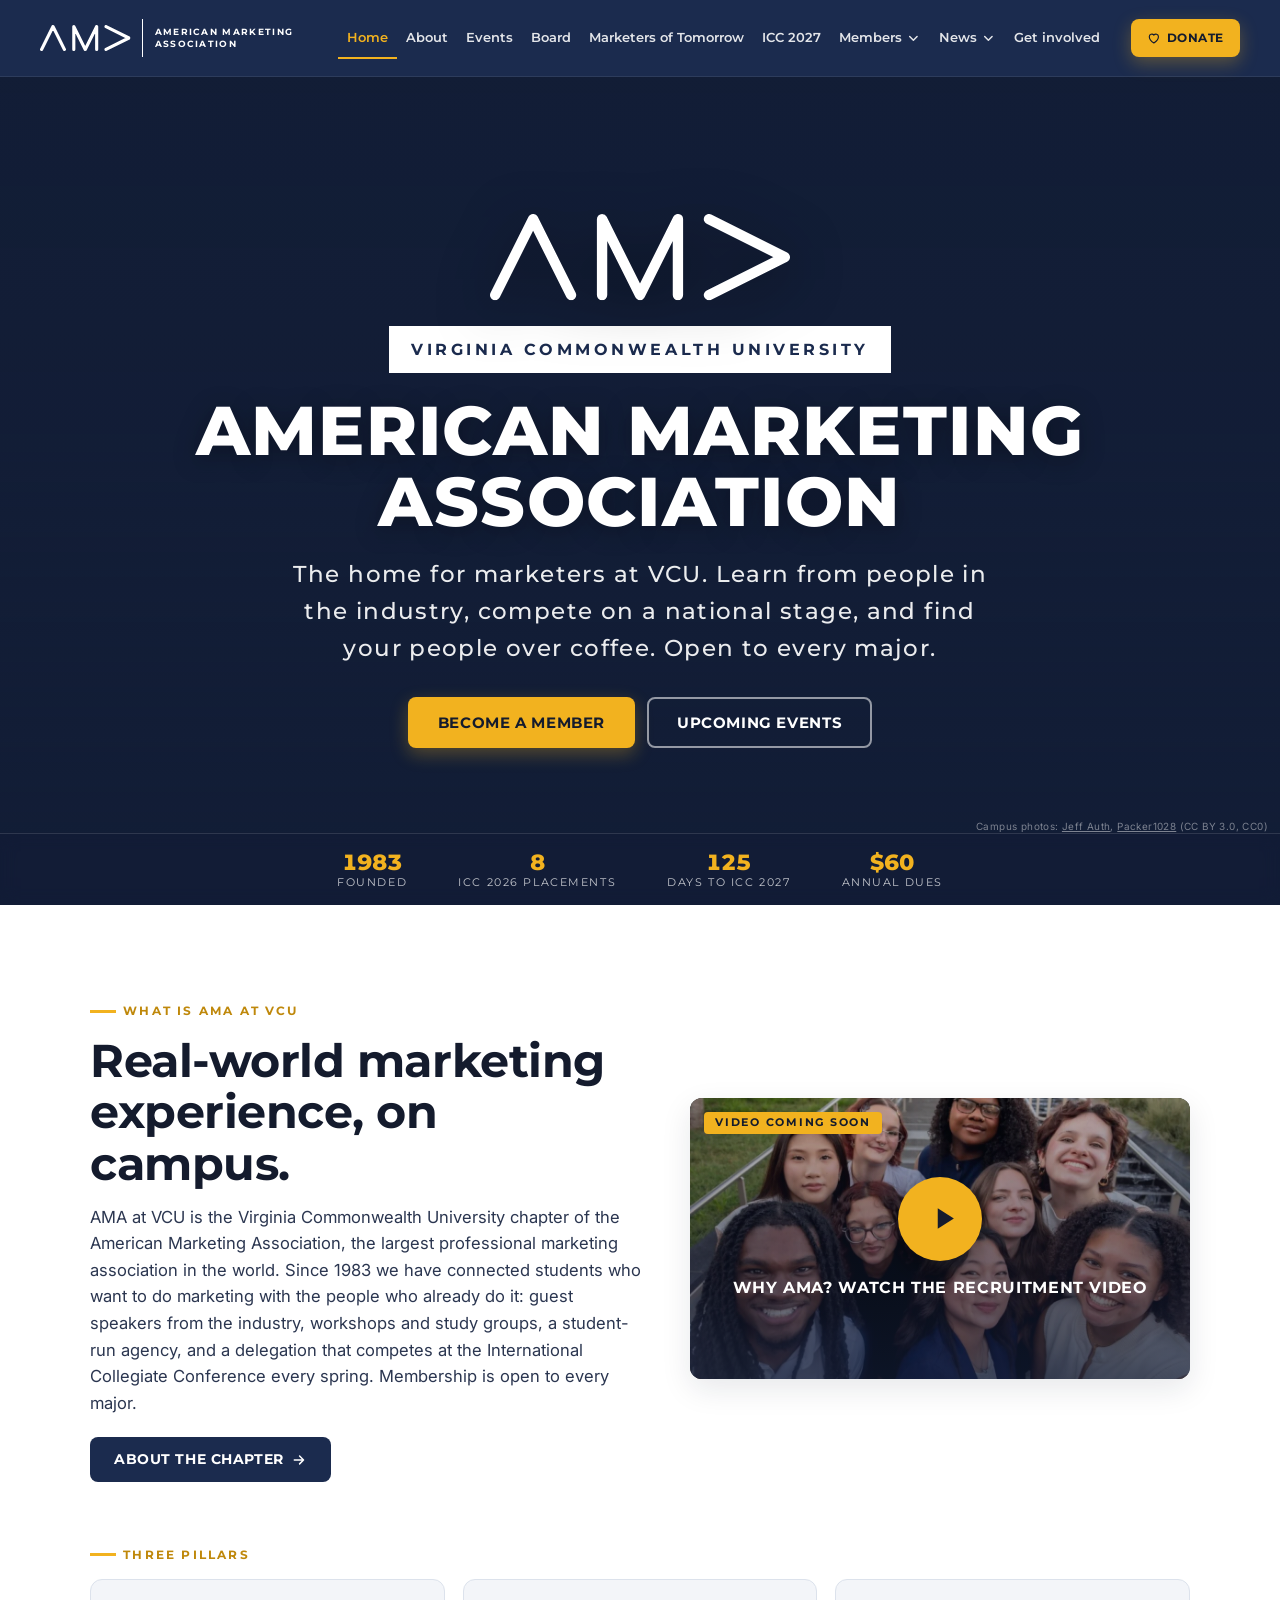
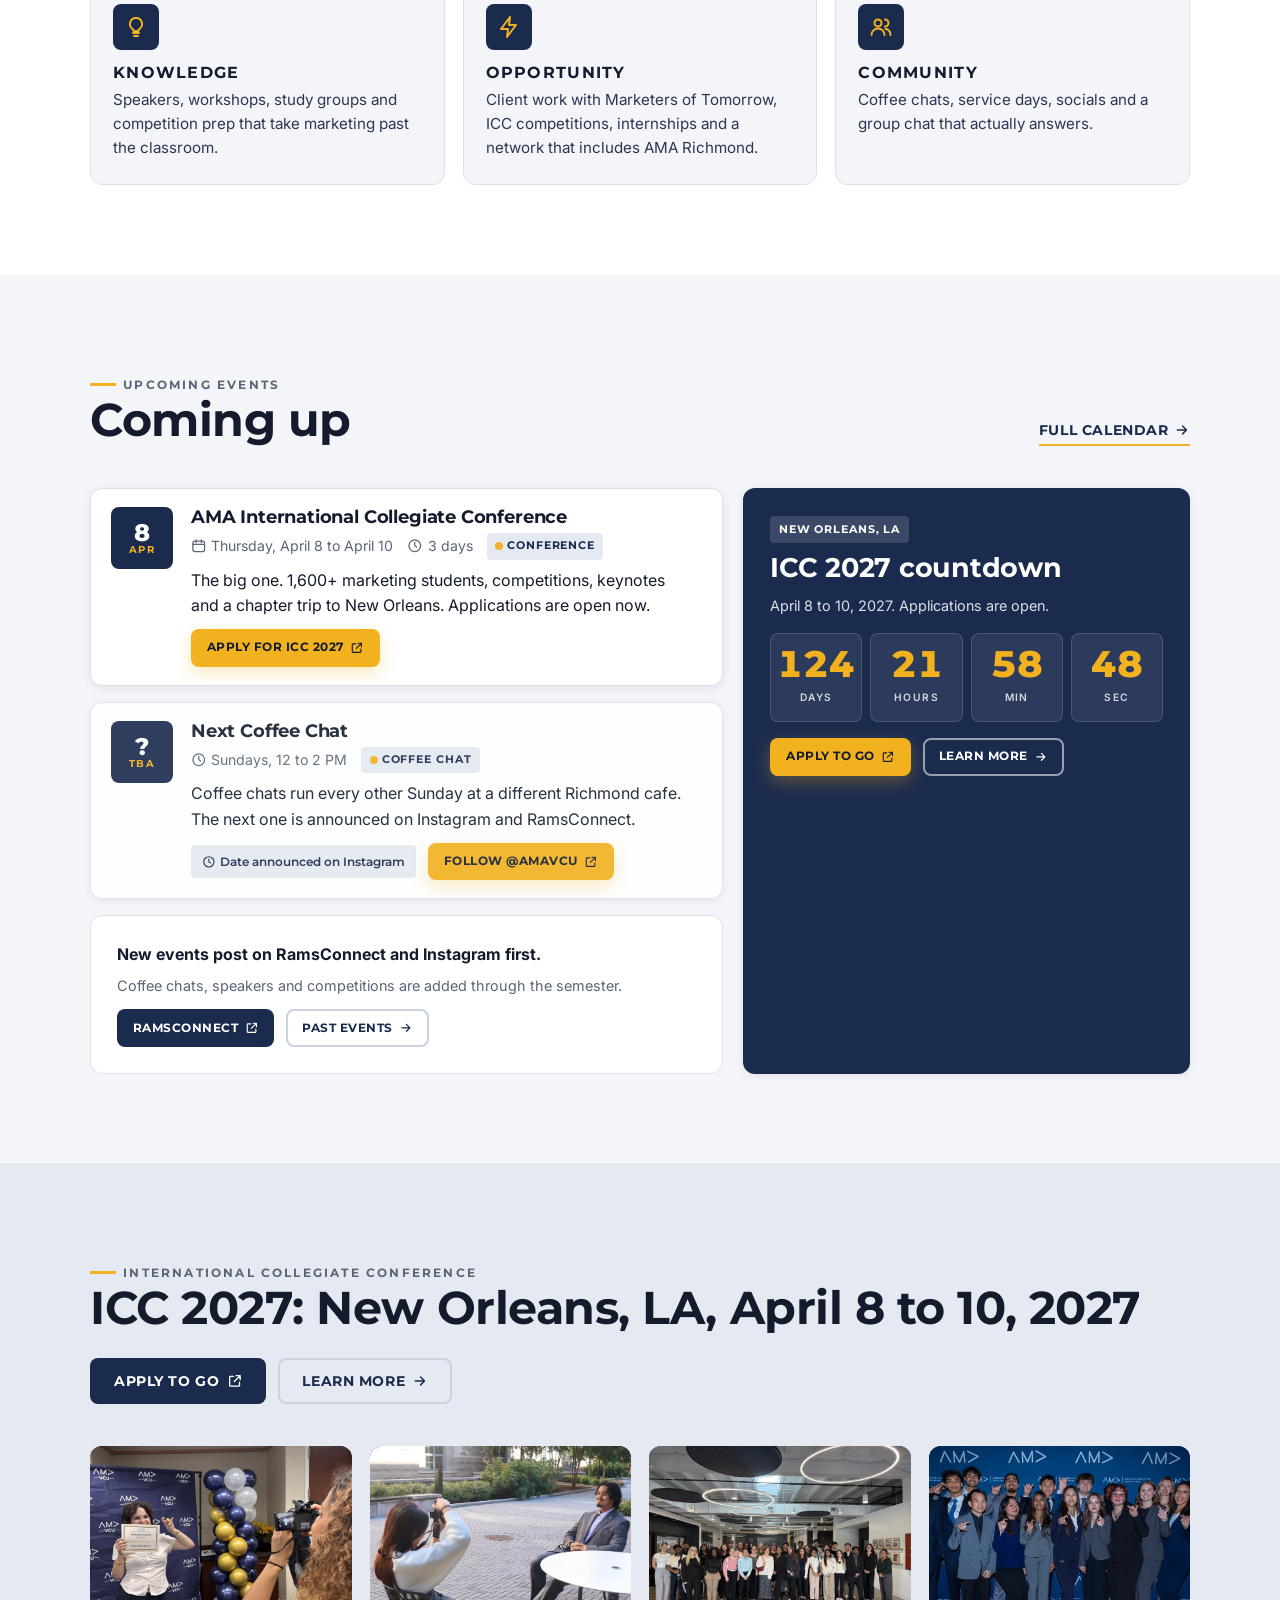
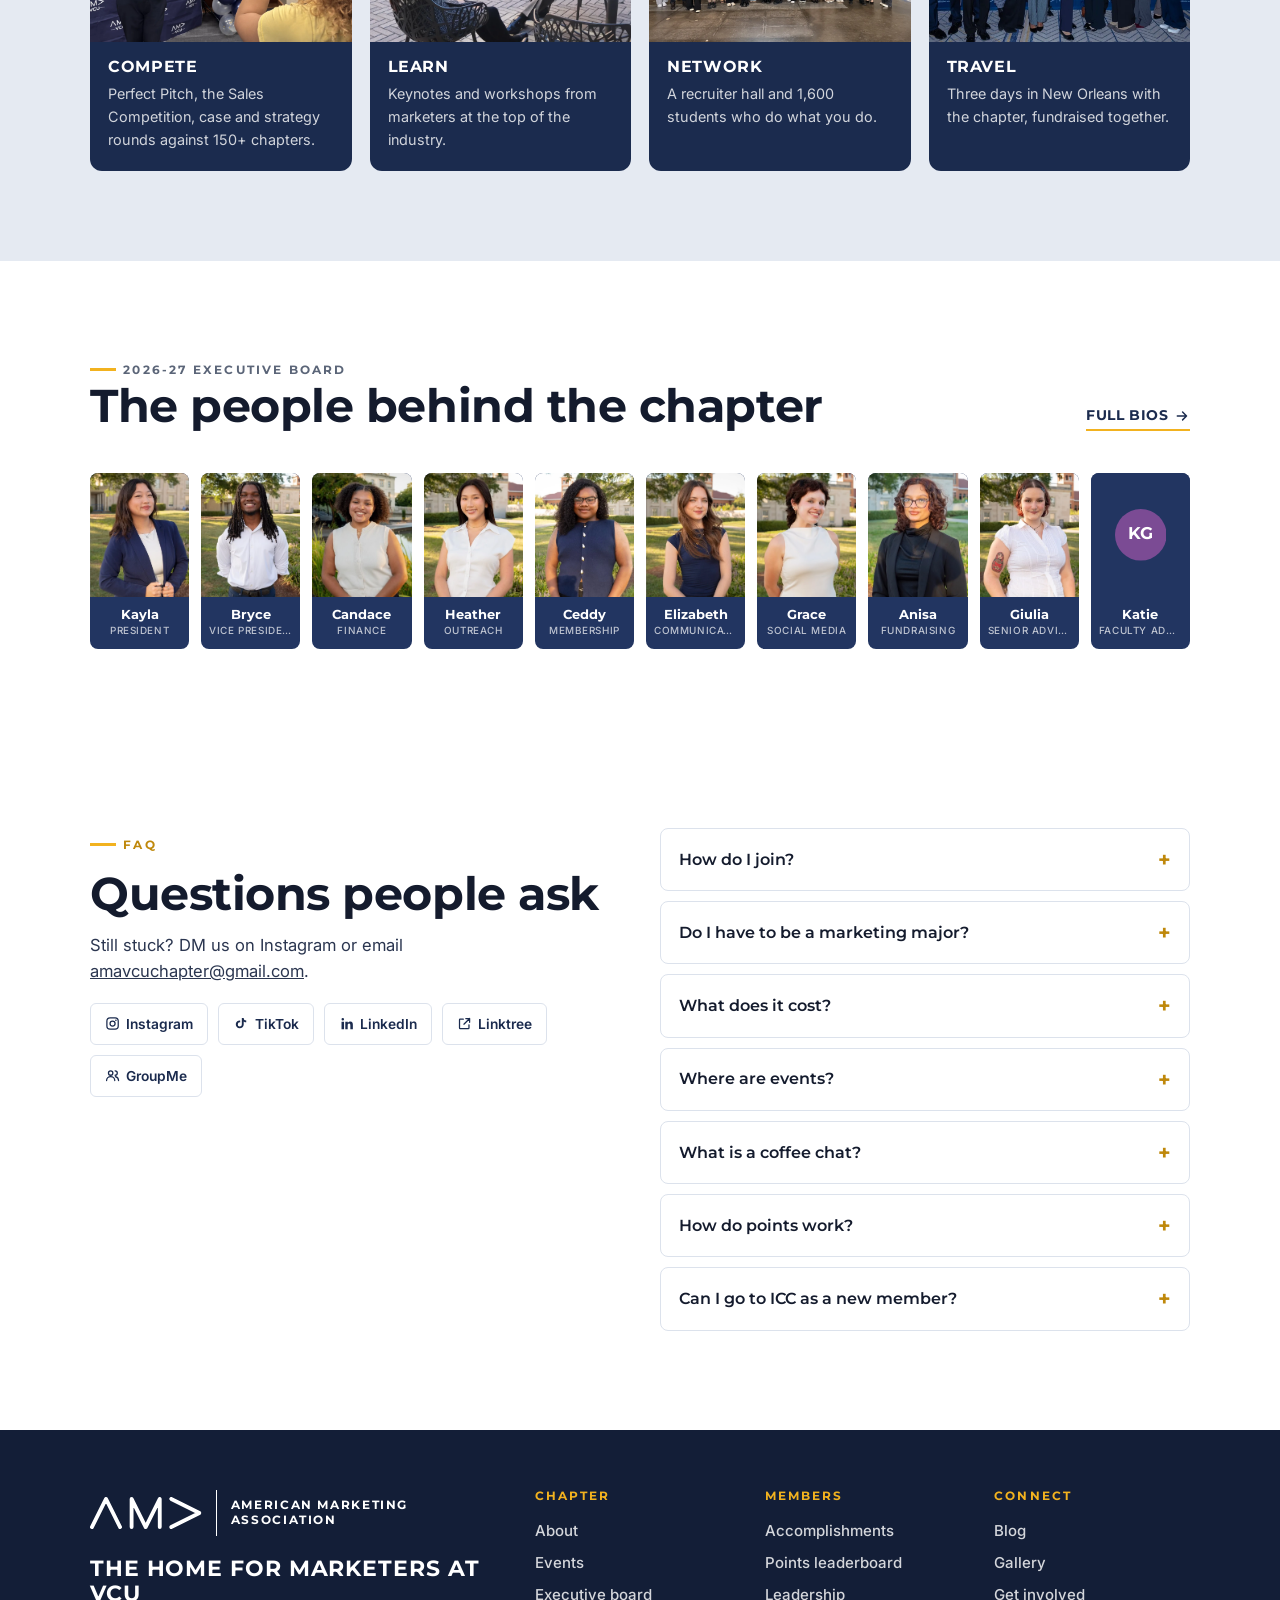
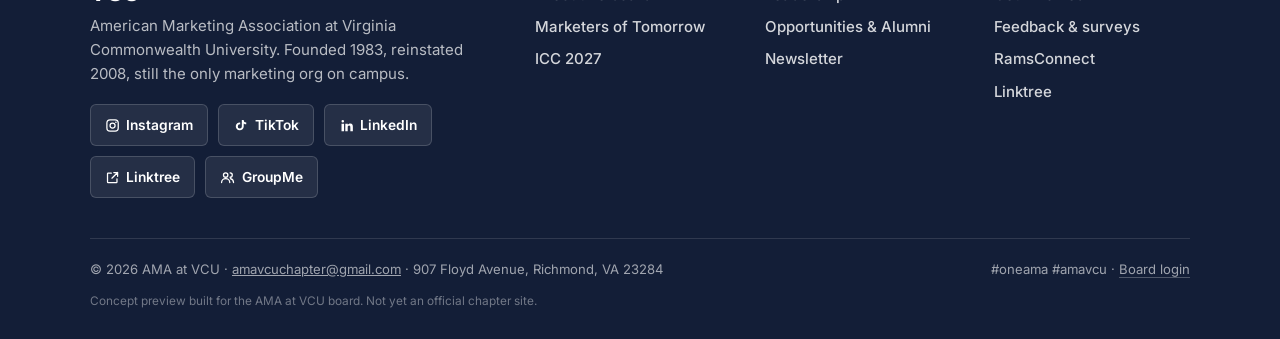
<file: index.html>
<!doctype html>
<html lang="en">
<head>
<meta charset="utf-8">
<meta name="viewport" content="width=device-width, initial-scale=1">
<title>AMA at VCU | The home for marketers at VCU</title>
<meta name="description" content="The American Marketing Association at Virginia Commonwealth University. The only marketing organization at VCU: speakers, competitions, coffee chats, Marketers of Tomorrow and the trip to ICC.">
<meta name="theme-color" content="#1B2B4E">
<meta name="robots" content="noindex, nofollow">
<meta property="og:title" content="AMA at VCU | The home for marketers at VCU">
<meta property="og:description" content="The only marketing organization at VCU. Speakers, competitions, coffee chats and the trip to ICC 2027.">
<meta property="og:image" content="assets/img/board-group.webp">
<link rel="icon" href="data:image/svg+xml,%3Csvg xmlns='http://www.w3.org/2000/svg' viewBox='0 0 64 64'%3E%3Ccircle cx='32' cy='32' r='32' fill='%231B2B4E'/%3E%3Cpath d='M7.1 38.3L13.4 25.7 19.7 38.3M25.7 38.3V25.7L32 38.3 38.3 25.7V38.3M44.3 25.7L56.9 32 44.3 38.3' fill='none' stroke='%23fff' stroke-width='2.6' stroke-linecap='round' stroke-linejoin='round'/%3E%3C/svg%3E">
<link rel="preconnect" href="https://fonts.googleapis.com">
<link rel="preconnect" href="https://fonts.gstatic.com" crossorigin>
<link id="fontLink" href="https://fonts.googleapis.com/css2?family=Montserrat:wght@500;600;700;800&family=Inter:wght@400;500;600;700&display=swap" rel="stylesheet">
<link rel="stylesheet" href="css/style.css">
</head>
<body>

<!-- ===== SVG library: logo and icons ===== -->
<svg width="0" height="0" style="position:absolute" aria-hidden="true" focusable="false">
  <defs>
    <!-- the ΛM> wordmark, measured from the official AMA lockup: three square letters (100 units), 12-unit round strokes, 24-unit gaps, the M's V reaches the baseline -->
    <symbol id="mark" viewBox="0 0 348 100">
      <path d="M6 94 L50 6 L94 94 M130 94 V6 L174 94 L218 6 V94 M254 6 L342 50 L254 94" fill="none" stroke="currentColor" stroke-width="12" stroke-linecap="round" stroke-linejoin="round"/>
    </symbol>

    <!-- icons -->
    <symbol id="i-arrow" viewBox="0 0 24 24"><path d="M5 12h14M13 6l6 6-6 6" fill="none" stroke="currentColor" stroke-width="2.2" stroke-linecap="round" stroke-linejoin="round"/></symbol>
    <symbol id="i-cal" viewBox="0 0 24 24"><rect x="3" y="5" width="18" height="16" rx="3" fill="none" stroke="currentColor" stroke-width="2"/><path d="M3 10h18M8 3v4M16 3v4" stroke="currentColor" stroke-width="2" stroke-linecap="round"/></symbol>
    <symbol id="i-pin" viewBox="0 0 24 24"><path d="M12 22s7-6.5 7-12a7 7 0 1 0-14 0c0 5.5 7 12 7 12z" fill="none" stroke="currentColor" stroke-width="2"/><circle cx="12" cy="10" r="2.5" fill="none" stroke="currentColor" stroke-width="2"/></symbol>
    <symbol id="i-lock" viewBox="0 0 24 24"><rect x="4" y="10" width="16" height="11" rx="3" fill="none" stroke="currentColor" stroke-width="2"/><path d="M8 10V7a4 4 0 0 1 8 0v3" fill="none" stroke="currentColor" stroke-width="2"/></symbol>
    <symbol id="i-mail" viewBox="0 0 24 24"><rect x="3" y="5" width="18" height="14" rx="3" fill="none" stroke="currentColor" stroke-width="2"/><path d="M3 8l9 6 9-6" fill="none" stroke="currentColor" stroke-width="2"/></symbol>
    <symbol id="i-ig" viewBox="0 0 24 24"><rect x="3" y="3" width="18" height="18" rx="5" fill="none" stroke="currentColor" stroke-width="2"/><circle cx="12" cy="12" r="4" fill="none" stroke="currentColor" stroke-width="2"/><circle cx="17.3" cy="6.7" r="1.3" fill="currentColor"/></symbol>
    <symbol id="i-in" viewBox="0 0 24 24"><path d="M4 9h4v12H4zM6 3a2 2 0 1 1 0 4 2 2 0 0 1 0-4zM10 9h4v2c.8-1.4 2.3-2.3 4-2.3 3.2 0 4 2.1 4 5V21h-4v-6c0-1.5-.3-3-2-3s-2.2 1.4-2.2 3v6h-3.8z" fill="currentColor"/></symbol>
    <symbol id="i-tt" viewBox="0 0 24 24"><path d="M14 3v10.3a3.2 3.2 0 1 1-2.6-3.1V7a6.3 6.3 0 1 0 5.6 6.3V8.6c1.2.9 2.6 1.4 4 1.4V7a4 4 0 0 1-4-4z" fill="currentColor"/></symbol>
    <symbol id="i-ext" viewBox="0 0 24 24"><path d="M14 4h6v6M20 4l-9 9M19 14v5a1 1 0 0 1-1 1H5a1 1 0 0 1-1-1V6a1 1 0 0 1 1-1h5" fill="none" stroke="currentColor" stroke-width="2" stroke-linecap="round" stroke-linejoin="round"/></symbol>
    <symbol id="i-play" viewBox="0 0 24 24"><path d="M8 5v14l11-7z" fill="currentColor"/></symbol>
    <symbol id="i-heart" viewBox="0 0 24 24"><path d="M12 21s-8-5.3-8-11a4.5 4.5 0 0 1 8-2.8A4.5 4.5 0 0 1 20 10c0 5.7-8 11-8 11z" fill="none" stroke="currentColor" stroke-width="2" stroke-linejoin="round"/></symbol>
    <symbol id="i-trophy" viewBox="0 0 24 24"><path d="M7 4h10v4a5 5 0 0 1-10 0zM7 6H4a3 3 0 0 0 3 3M17 6h3a3 3 0 0 1-3 3M12 13v4M8 21h8M9 17h6" fill="none" stroke="currentColor" stroke-width="2" stroke-linecap="round" stroke-linejoin="round"/></symbol>
    <symbol id="i-users" viewBox="0 0 24 24"><circle cx="9" cy="8" r="3.5" fill="none" stroke="currentColor" stroke-width="2"/><path d="M2.5 20a6.5 6.5 0 0 1 13 0M16 4.5a3.5 3.5 0 0 1 0 7M21.5 20a6.5 6.5 0 0 0-5-6.3" fill="none" stroke="currentColor" stroke-width="2" stroke-linecap="round"/></symbol>
    <symbol id="i-x" viewBox="0 0 24 24"><path d="M6 6l12 12M18 6L6 18" fill="none" stroke="currentColor" stroke-width="2.4" stroke-linecap="round"/></symbol>
    <symbol id="i-chev" viewBox="0 0 24 24"><path d="M6 9l6 6 6-6" fill="none" stroke="currentColor" stroke-width="2.4" stroke-linecap="round" stroke-linejoin="round"/></symbol>
    <symbol id="i-menu" viewBox="0 0 24 24"><path d="M4 7h16M4 12h16M4 17h16" fill="none" stroke="currentColor" stroke-width="2.4" stroke-linecap="round"/></symbol>
    <symbol id="i-coffee" viewBox="0 0 24 24"><path d="M4 8h12v6a5 5 0 0 1-5 5h-2a5 5 0 0 1-5-5zM16 10h2a2.5 2.5 0 0 1 0 5h-2M7 3c0 1.5 1 1.5 1 3M11 3c0 1.5 1 1.5 1 3" fill="none" stroke="currentColor" stroke-width="2" stroke-linecap="round"/></symbol>
    <symbol id="i-bulb" viewBox="0 0 24 24"><path d="M9 18h6M10 21h4M12 3a6 6 0 0 0-3.5 10.9c.6.5 1 1.2 1 2.1h5c0-.9.4-1.6 1-2.1A6 6 0 0 0 12 3z" fill="none" stroke="currentColor" stroke-width="2" stroke-linecap="round" stroke-linejoin="round"/></symbol>
    <symbol id="i-send" viewBox="0 0 24 24"><path d="M21 3L10 14M21 3l-7 18-4-7-7-4z" fill="none" stroke="currentColor" stroke-width="2" stroke-linecap="round" stroke-linejoin="round"/></symbol>
    <symbol id="i-check" viewBox="0 0 24 24"><path d="M5 12l5 5L20 7" fill="none" stroke="currentColor" stroke-width="2.6" stroke-linecap="round" stroke-linejoin="round"/></symbol>
    <symbol id="i-clock" viewBox="0 0 24 24"><circle cx="12" cy="12" r="9" fill="none" stroke="currentColor" stroke-width="2"/><path d="M12 7v5l3 2" fill="none" stroke="currentColor" stroke-width="2" stroke-linecap="round"/></symbol>
    <symbol id="i-star" viewBox="0 0 24 24"><path d="M12 3l2.7 5.6 6.1.9-4.4 4.3 1 6.1L12 17l-5.4 2.9 1-6.1L3.2 9.5l6.1-.9z" fill="currentColor"/></symbol>
    <symbol id="i-bolt" viewBox="0 0 24 24"><path d="M13 2L4 14h7l-1 8 9-12h-7z" fill="none" stroke="currentColor" stroke-width="2" stroke-linejoin="round"/></symbol>
    <symbol id="i-gift" viewBox="0 0 24 24"><rect x="3" y="9" width="18" height="12" rx="2" fill="none" stroke="currentColor" stroke-width="2"/><path d="M12 9v12M3 13h18M12 9c-2-4-6-4-6-1.5S10 9 12 9zm0 0c2-4 6-4 6-1.5S14 9 12 9z" fill="none" stroke="currentColor" stroke-width="2" stroke-linejoin="round"/></symbol>
  </defs>
</svg>

<a class="skip" id="skipLink" href="#main">Skip to content</a>

<header class="site-head" id="siteHead">
  <div class="wrap head-row">
    <a href="#/" class="brand" aria-label="AMA at VCU home">
      <span class="brand-lockup" id="brandLockup"><svg class="brand-mark" viewBox="0 0 348 100" role="img" aria-label="American Marketing Association"><use href="#mark"/></svg><span class="brand-ama"><span>American Marketing</span><span>Association</span></span></span>
      <span class="brand-text" id="brandText">Virginia Commonwealth University</span>
    </a>
    <nav class="nav" id="navMain" aria-label="Main">
      <a href="#/" data-nav="">Home</a>
      <a href="#/about" data-nav="about">About</a>
      <a href="#/events" data-nav="events">Events</a>
      <a href="#/board" data-nav="board">Board</a>
      <a href="#/mot" data-nav="mot">Marketers of Tomorrow</a>
      <a href="#/icc" data-nav="icc">ICC 2027</a>
      <div class="nav-group" data-group="members">
        <button type="button" aria-expanded="false">Members <svg class="ic"><use href="#i-chev"/></svg></button>
        <div class="nav-panel">
          <a href="#/accomplishments" data-nav="accomplishments"><b>Accomplishments</b><span>Wins, awards and the points leaderboard</span></a>
          <a href="#/leadership" data-nav="leadership"><b>Leadership</b><span>Board roles and how to get involved</span></a>
          <a href="#/opportunities" data-nav="opportunities"><b>Opportunities &amp; Alumni</b><span>Internships, careers, alumni network</span></a>
        </div>
      </div>
      <div class="nav-group" data-group="news">
        <button type="button" aria-expanded="false">News <svg class="ic"><use href="#i-chev"/></svg></button>
        <div class="nav-panel">
          <a href="#/newsletter" data-nav="newsletter"><b>Newsletter</b><span>This month plus the archive</span></a>
          <a href="#/blog" data-nav="blog"><b>Blog</b><span>Recaps and guides, ICYMI</span></a>
          <a href="#/gallery" data-nav="gallery"><b>Gallery</b><span>Albums from past events</span></a>
        </div>
      </div>
      <a href="#/involved" data-nav="involved">Get involved</a>
    </nav>
    <div class="head-actions">
      <button type="button" class="btn btn-gold btn-sm" data-donate><svg class="ic"><use href="#i-heart"/></svg><span id="headDonateLabel">Donate</span></button>
      <button type="button" class="menu-btn" id="menuBtn" aria-label="Open menu" aria-expanded="false"><svg class="ic"><use href="#i-menu"/></svg></button>
    </div>
  </div>
</header>

<div class="mobile-menu" id="mobileMenu" hidden>
  <div class="mm-inner">
    <div class="mm-top">
      <span class="tag-pill" id="mmTitle">Menu</span>
      <button type="button" class="menu-btn" id="menuClose" aria-label="Close menu"><svg class="ic"><use href="#i-x"/></svg></button>
    </div>
    <div class="mm-groups" id="mmGroups">
      <div><h4>Chapter</h4><a href="#/">Home</a><a href="#/about">About</a><a href="#/events">Events</a><a href="#/board">Executive board</a><a href="#/mot">Marketers of Tomorrow</a><a href="#/icc">ICC 2027</a></div>
      <div><h4>Members</h4><a href="#/accomplishments">Accomplishments</a><a href="#/accomplishments#leaderboard">Points leaderboard</a><a href="#/leadership">Leadership</a><a href="#/opportunities">Opportunities &amp; Alumni</a></div>
      <div><h4>News</h4><a href="#/newsletter">Newsletter</a><a href="#/blog">Blog</a><a href="#/gallery">Gallery</a></div>
      <div><h4>Join</h4><a href="#/involved">Get involved</a><a href="#/involved#ideas">Idea drop box</a><a href="#/involved#feedback">Feedback &amp; surveys</a><button type="button" class="linklike" data-donate>Donate</button></div>
    </div>
    <div class="mm-social" id="mmSocial"></div>
  </div>
</div>

<main id="main" tabindex="-1"></main>

<footer class="site-foot s-navy">
  <div class="wrap">
    <div class="foot-grid" id="footGrid">
      <div class="foot-brand">
        <span class="foot-lockup" id="footLockup" aria-hidden="true"><svg class="foot-mark" viewBox="0 0 348 100"><use href="#mark"/></svg><span class="brand-ama"><span>American Marketing</span><span>Association</span></span></span>
        <div>
          <h3 id="footTitle">The home for marketers at VCU</h3>
          <p id="footText">American Marketing Association at Virginia Commonwealth University. Founded 1983, reinstated 2008, still the only marketing org on campus.</p>
          <div class="social-row" id="footSocial"></div>
        </div>
      </div>
    </div>
    <div class="foot-bottom">
      <span>© <span id="year"></span> <span id="footOrg">AMA at VCU</span> · <a id="footMail" href="#">amavcuchapter@gmail.com</a> · <span id="footAddress">907 Floyd Avenue, Richmond, VA 23284</span></span>
      <span><span id="footTags">#oneama #amavcu · </span><a class="foot-admin" id="footAdmin" href="admin/">Board login</a></span>
    </div>
    <p class="foot-note" id="footNote">Concept preview built for the AMA at VCU board. Not yet an official chapter site.</p>
  </div>
</footer>

<!-- Donate modal: the one place every Donate button leads -->
<div class="modal" id="donateModal" hidden role="dialog" aria-modal="true" aria-labelledby="donateTitle">
  <div class="modal-back" data-close></div>
  <div class="modal-card">
    <button type="button" class="modal-x" data-close aria-label="Close"><svg class="ic"><use href="#i-x"/></svg></button>
    <p class="eyebrow" id="donateEyebrow">Donate</p>
    <h3 id="donateTitle">Support the <em class="serif gold">chapter.</em></h3>
    <p id="donateText">Dues keep the lights on. Donations cover competition travel, catering and event costs. Every dollar goes back into the chapter.</p>
    <div class="donate-opts" id="donateOpts"></div>
    <p class="small muted"><span id="donateNote">Questions? Email </span><a id="donateMail" href="#">amavcuchapter@gmail.com</a>.</p>
  </div>
</div>

<!-- Lightbox -->
<div class="lightbox" id="lightbox" hidden role="dialog" aria-modal="true" aria-label="Photo">
  <button type="button" class="lb-x" data-lb-close aria-label="Close"><svg class="ic"><use href="#i-x"/></svg></button>
  <button type="button" class="lb-nav lb-prev" data-lb-prev aria-label="Previous"><svg class="ic"><use href="#i-chev"/></svg></button>
  <figure><img id="lbImg" alt=""><figcaption id="lbCap"></figcaption></figure>
  <button type="button" class="lb-nav lb-next" data-lb-next aria-label="Next"><svg class="ic"><use href="#i-chev"/></svg></button>
</div>

<div class="toast" id="toast" role="status" aria-live="polite"></div>

<script src="js/data.js"></script>
<script id="__content" type="application/json"></script>
<script src="js/cms.js"></script>
<script src="js/app.js"></script>
</body>
</html>
</file>
<file: css/style.css>
/* =====================================================================
   AMA at VCU  |  stylesheet (v2, professional)
   Navy and gold, clean geometric type, full-bleed campus hero, white and
   navy sections, straight cards. No doodles, no tilt, no texture.
   ===================================================================== */
:root{
  --navy:#1B2B4E; --navy-2:#223660; --navy-3:#2D4475; --navy-deep:#121D36; --ink:#141B2D; --ink-2:#2B3650; --muted:#5B6578;
  --gold:#F2B21F; --gold-2:#FFC63D; --gold-deep:#C78E08; --gold-soft:#FFF4D6;
  --bg:#FFFFFF; --bg-2:#F3F5F9; --bg-3:#E8EDF5; --line:#DCE2EC; --line-2:#C9D2E0;
  --r:12px; --r-sm:8px; --r-lg:18px;
  --shadow:0 10px 30px rgba(20,27,45,.10); --shadow-sm:0 2px 10px rgba(20,27,45,.08); --shadow-lg:0 24px 60px rgba(20,27,45,.18);
  --ff:'Inter',system-ui,-apple-system,'Segoe UI',sans-serif; --fh:'Montserrat','Inter',system-ui,sans-serif;
  --wrap:1180px; --gutter:clamp(16px,4vw,40px);
  --ease:cubic-bezier(.2,.8,.2,1); --head-h:76px;
}
*{box-sizing:border-box}
html{-webkit-text-size-adjust:100%}
body{margin:0;font-family:var(--ff);font-weight:400;color:var(--ink);background:var(--bg);line-height:1.6;overflow-x:hidden}
img{max-width:100%;display:block}
a{color:inherit}
button{font:inherit;color:inherit;cursor:pointer}
h1,h2,h3,h4{margin:0;line-height:1.12;font-family:var(--fh);font-weight:700;letter-spacing:-.01em}
p{margin:0 0 1em}
.wrap{max-width:var(--wrap);margin:0 auto;padding-left:var(--gutter);padding-right:var(--gutter)}
.skip{position:absolute;left:-999px;top:8px;background:var(--gold);color:var(--ink);padding:10px 14px;border-radius:6px;z-index:1000}
.skip:focus{left:12px}
.ic{width:1.1em;height:1.1em;vertical-align:-.2em;fill:none}
.muted{color:var(--muted)} .small{font-size:.9rem} .center{text-align:center}
.hide{display:none!important}
:focus-visible{outline:3px solid var(--gold);outline-offset:3px;border-radius:4px}
.serif{font-family:inherit;font-style:normal;font-weight:inherit}
em.serif{font-style:normal;color:var(--gold-deep)}
.s-navy em.serif,.card.navy em.serif{color:var(--gold)}
.gold{color:var(--gold)} .navy{color:var(--navy)}

/* ---------- surfaces ---------- */
.s-navy{background:var(--navy);color:#fff;position:relative}
.s-navy.deep{background:var(--navy-deep)}
.s-cream{background:var(--bg-2);color:var(--ink);position:relative}
.s-gold{background:var(--bg-3);color:var(--ink);position:relative}
.s-navy>*,.s-cream>*,.s-gold>*{position:relative}
.section{padding:clamp(56px,7vw,96px) 0}
.section.tight{padding:clamp(36px,5vw,60px) 0}

/* ---------- type ---------- */
.eyebrow{display:inline-flex;align-items:center;gap:.6em;font-family:var(--fh);font-weight:700;font-size:.76rem;letter-spacing:.18em;text-transform:uppercase;margin:0 0 14px;color:var(--gold-deep)}
.eyebrow::before{content:"";width:26px;height:3px;background:var(--gold)}
.s-navy .eyebrow{color:var(--gold)}
.h-xl{font-size:clamp(2.4rem,5.6vw,4.4rem);line-height:1.02;letter-spacing:-.02em}
.h-lg{font-size:clamp(1.9rem,3.6vw,2.9rem)}
.h-md{font-size:clamp(1.35rem,2.2vw,1.7rem)}
.h-sm{font-size:1.12rem}
.lede{font-size:clamp(1.02rem,1.3vw,1.18rem);max-width:62ch;color:var(--ink-2)}
.s-navy .lede{color:rgba(255,255,255,.85)}
.sec-head{display:flex;align-items:flex-end;justify-content:space-between;gap:24px;flex-wrap:wrap;margin-bottom:clamp(26px,4vw,42px)}
.sec-head p{margin:10px 0 0;max-width:58ch;color:var(--muted)}
.s-navy .sec-head p{color:rgba(255,255,255,.75)}
.sec-head .more{white-space:nowrap}

/* ---------- buttons ---------- */
.btn{display:inline-flex;align-items:center;gap:.5em;padding:13px 22px;border-radius:var(--r-sm);font-family:var(--fh);font-weight:700;font-size:.9rem;letter-spacing:.04em;text-transform:uppercase;text-decoration:none;border:2px solid transparent;transition:transform .2s var(--ease),box-shadow .2s,background .2s,color .2s,border-color .2s;line-height:1;white-space:nowrap}
.btn:hover{transform:translateY(-2px)}
.btn-gold{background:var(--gold);color:var(--ink);box-shadow:0 6px 18px rgba(242,178,31,.3)}
.btn-gold:hover{background:var(--gold-2)}
.btn-navy{background:var(--navy);color:#fff}
.btn-navy:hover{background:var(--navy-2)}
.btn-ghost{background:transparent;color:#fff;border-color:rgba(255,255,255,.55)}
.btn-ghost:hover{border-color:#fff;background:rgba(255,255,255,.08)}
.s-cream .btn-ghost,.s-gold .btn-ghost,.card .btn-ghost,.bg .btn-ghost{color:var(--navy);border-color:var(--line-2)}
.s-cream .btn-ghost:hover,.card .btn-ghost:hover{background:#fff;border-color:var(--navy)}
.card.navy .btn-ghost,.s-navy .card.navy .btn-ghost{color:#fff;border-color:rgba(255,255,255,.55)}
.card.navy .btn-ghost:hover{background:rgba(255,255,255,.1);border-color:#fff}
.btn-white{background:#fff;color:var(--navy);box-shadow:var(--shadow-sm)}
.btn-sm{padding:10px 14px;font-size:.78rem}
.btn-lg{padding:16px 28px;font-size:.95rem}
.btn-row{display:flex;gap:12px;flex-wrap:wrap;align-items:center}
.linklike{background:none;border:0;padding:0;text-decoration:underline;font-weight:600}
.textlink{font-family:var(--fh);font-weight:700;font-size:.9rem;letter-spacing:.04em;text-transform:uppercase;text-decoration:none;display:inline-flex;align-items:center;gap:.4em;color:var(--navy);border-bottom:2px solid var(--gold);padding-bottom:2px}
.textlink:hover{color:var(--gold-deep)}
.s-navy .textlink{color:#fff}

/* labels (the old sticker pill, now a clean tag) */
.tag-pill{display:inline-block;font-family:var(--fh);font-weight:700;font-size:.74rem;letter-spacing:.16em;text-transform:uppercase;padding:.5em 1em;border-radius:4px;background:var(--gold);color:var(--ink);line-height:1}
.tag-pill.sm{font-size:.68rem}
.tag-pill.lg{font-size:.9rem}
.sticker,.swash-line,.underline-wrap svg{display:none!important}
.underline-wrap{position:static;white-space:normal}

/* ---------- cards / chips / grids ---------- */
.card{background:#fff;color:var(--ink);border-radius:var(--r);border:1px solid var(--line);box-shadow:var(--shadow-sm);padding:26px;position:relative}
.card.navy{background:var(--navy);color:#fff;border-color:transparent}
.card.gold{background:var(--gold-soft);color:var(--ink);border-color:#F5DFA3}
.card.flat{box-shadow:none}
.card h3{margin-bottom:.4em}
.chip{display:inline-flex;align-items:center;gap:.4em;padding:.4em .75em;border-radius:4px;font-family:var(--fh);font-size:.7rem;font-weight:700;letter-spacing:.08em;text-transform:uppercase;background:var(--bg-3);color:var(--navy)}
.chip.navy{background:var(--navy);color:#fff}
.card.navy .chip{background:rgba(255,255,255,.14);color:#fff}
.chip.outline{background:transparent;border:1.5px solid currentColor}
.chip.dot::before{content:"";width:8px;height:8px;border-radius:50%;background:var(--chip,var(--gold))}
.grid{display:grid;gap:22px}
.g2{grid-template-columns:repeat(2,1fr)} .g3{grid-template-columns:repeat(3,1fr)} .g4{grid-template-columns:repeat(4,1fr)}
@media (max-width:980px){.g3,.g4{grid-template-columns:repeat(2,1fr)}}
@media (max-width:640px){.g2,.g3,.g4{grid-template-columns:1fr}}
.frame{position:relative;border-radius:var(--r);overflow:hidden;box-shadow:var(--shadow)}
.frame>img{width:100%;height:100%;object-fit:cover;display:block}

/* ---------- header ---------- */
.site-head{position:sticky;top:0;z-index:60;background:var(--navy);color:#fff;border-bottom:1px solid rgba(255,255,255,.08);transition:box-shadow .3s}
.site-head.scrolled{box-shadow:0 8px 24px rgba(0,0,0,.25)}
.site-head .progress{position:absolute;left:0;bottom:-1px;height:3px;width:100%;background:var(--gold);transform-origin:left;transform:scaleX(var(--p,0));pointer-events:none}
.head-row{display:flex;align-items:center;gap:22px;height:var(--head-h);transition:height .3s var(--ease)}
.site-head.scrolled .head-row{height:64px}
.brand{display:flex;align-items:center;gap:16px;text-decoration:none;color:#fff;margin-right:auto}
/* the lockup: mark, thin rule, two lines of tracked caps. --g is the glyph height; every other size follows the official proportions */
.brand-lockup{--g:26px;display:flex;align-items:center;color:#fff}
.brand-mark{height:var(--g);width:calc(var(--g)*3.48);color:#fff;display:block;overflow:visible;transition:width .3s var(--ease),height .3s var(--ease)}
.site-head.scrolled .brand-lockup{--g:22px}
.brand-ama{display:flex;flex-direction:column;justify-content:center;font-family:var(--fh);font-weight:700;font-size:calc(var(--g)*.362);line-height:1.31;letter-spacing:.14em;text-transform:uppercase;color:inherit;white-space:nowrap;margin-left:calc(var(--g)*.45);padding:calc(var(--g)*.24) 0 calc(var(--g)*.24) calc(var(--g)*.44);border-left:max(1.5px,calc(var(--g)*.053)) solid currentColor;transition:font-size .3s var(--ease)}
.brand-text{border-left:1px solid rgba(255,255,255,.35);padding-left:14px;font-family:var(--fh);font-weight:600;font-size:.8rem;line-height:1.2;max-width:150px;color:#fff}
.site-head .wrap{max-width:1360px}
.nav{display:flex;align-items:center;gap:0}
.nav>a,.nav-group>button{display:inline-flex;align-items:center;gap:4px;padding:10px 9px;white-space:nowrap;flex:none;border-radius:6px;text-decoration:none;font-family:var(--fh);font-weight:600;font-size:.84rem;background:transparent;border:0;color:rgba(255,255,255,.88);transition:background .2s,color .2s}
.nav>a:hover,.nav-group>button:hover,.nav-group.open>button{background:rgba(255,255,255,.1);color:#fff}
.nav>a.active,.nav-group.active>button{color:var(--gold);box-shadow:inset 0 -2px 0 var(--gold);border-radius:0}
.nav-group{position:relative}
.nav-group>button .ic{transition:transform .25s}
.nav-group.open>button .ic{transform:rotate(180deg)}
.nav-panel{position:absolute;top:calc(100% + 12px);left:0;min-width:270px;background:#fff;color:var(--ink);border-radius:var(--r-sm);padding:8px;box-shadow:var(--shadow-lg);display:none;flex-direction:column;gap:2px;border:1px solid var(--line)}
.nav-panel::before{content:"";position:absolute;top:-12px;left:0;right:0;height:12px}
.nav-group.open .nav-panel,.nav-group:hover .nav-panel{display:flex}
.nav-panel a{display:flex;flex-direction:column;padding:10px 12px;border-radius:6px;text-decoration:none;font-size:.92rem;font-weight:600}
.nav-panel a span{font-size:.78rem;color:var(--muted);font-weight:400}
.nav-panel a:hover,.nav-panel a.active{background:var(--bg-2)}
.head-actions{display:flex;align-items:center;gap:10px}
.menu-btn{display:none;width:44px;height:44px;border-radius:6px;border:0;background:rgba(255,255,255,.1);color:#fff;align-items:center;justify-content:center}
.menu-btn .ic{width:1.5em;height:1.5em}
@media (max-width:1180px){.nav{display:none}.menu-btn{display:inline-flex}}
@media (max-width:560px){.brand-text{display:none}.brand-lockup{--g:20px}.head-actions .btn{padding:10px 12px}}

/* mobile menu */
.mobile-menu{position:fixed;inset:0;z-index:80;background:var(--navy);color:#fff;overflow:auto}
.mobile-menu[hidden]{display:none}
.mm-inner{padding:20px var(--gutter) 40px;max-width:720px;margin:0 auto}
.mm-top{display:flex;justify-content:space-between;align-items:center;margin-bottom:24px}
.mm-groups{display:grid;grid-template-columns:repeat(2,1fr);gap:26px}
.mm-groups h4{font-size:.72rem;letter-spacing:.18em;text-transform:uppercase;color:var(--gold);margin-bottom:10px}
.mm-groups a,.mm-groups button{display:block;color:#fff;text-decoration:none;font-family:var(--fh);font-size:1.15rem;font-weight:600;padding:6px 0}
.mm-social{margin-top:30px;display:flex;gap:10px;flex-wrap:wrap}
@media (max-width:520px){.mm-groups{grid-template-columns:1fr}}

/* ---------- hero: full-bleed campus background ---------- */
.hero{position:relative;min-height:min(92vh,860px);display:flex;align-items:center;justify-content:center;text-align:center;color:#fff;overflow:hidden;background:var(--navy-deep)}
.hero-bg{position:absolute;inset:0;z-index:0}
.hero-bg .slide{position:absolute;inset:-6%;background-size:cover;background-position:center;opacity:0;animation:kenburns var(--dur,28s) ease-in-out infinite;animation-delay:var(--delay,0s);will-change:transform,opacity}
.hero-bg video{position:absolute;inset:0;width:100%;height:100%;object-fit:cover}
.hero-bg::after{content:"";position:absolute;inset:0;background:linear-gradient(180deg,rgba(18,29,54,.55) 0%,rgba(18,29,54,.5) 45%,rgba(18,29,54,.86) 100%)}
@keyframes kenburns{0%{opacity:0;transform:scale(1) translate(0,0)}8%{opacity:1}33%{opacity:1}41%{opacity:0;transform:scale(1.1) translate(-1.5%,1%)}100%{opacity:0;transform:scale(1.1) translate(-1.5%,1%)}}
.hero-bg.single .slide{animation:kenburnsSolo 40s ease-in-out infinite alternate;opacity:1}
@keyframes kenburnsSolo{from{transform:scale(1) translate(0,0)}to{transform:scale(1.1) translate(-1.5%,1%)}}
.hero-inner{position:relative;z-index:1;padding:clamp(70px,10vw,120px) var(--gutter) clamp(90px,12vw,140px);max-width:980px;margin:0 auto}
.hero-mark{width:min(300px,64vw);margin:0 auto 26px;color:#fff;filter:drop-shadow(0 10px 26px rgba(0,0,0,.5))}
.hero-mark svg{width:100%;height:auto;aspect-ratio:348/100;display:block;overflow:visible}
.hero-school{display:inline-block;background:#fff;color:var(--navy);font-family:var(--fh);font-weight:700;font-size:clamp(.78rem,1.3vw,1rem);letter-spacing:.22em;text-transform:uppercase;padding:.65em 1.4em;margin-bottom:22px}
.hero h1{font-size:clamp(2.1rem,5.4vw,4.3rem);line-height:1.04;letter-spacing:.02em;text-transform:uppercase;font-weight:800;text-shadow:0 4px 24px rgba(0,0,0,.35)}
.hero .tagline{font-family:var(--fh);font-weight:500;font-size:clamp(1.05rem,1.8vw,1.45rem);letter-spacing:.06em;margin:18px auto 30px;color:rgba(255,255,255,.92);max-width:48ch}
.hero .btn-row{justify-content:center}
.hero-strip{position:absolute;left:0;right:0;bottom:0;z-index:1;background:rgba(18,29,54,.72);backdrop-filter:blur(8px);border-top:1px solid rgba(255,255,255,.12)}
.hero-strip .wrap{display:flex;justify-content:center;gap:clamp(18px,4vw,56px);flex-wrap:wrap;padding-top:16px;padding-bottom:16px}
.hero-strip .stat{display:flex;flex-direction:column;align-items:center;font-family:var(--fh);line-height:1.15}
.hero-strip .stat b{font-size:1.4rem;font-weight:800;color:var(--gold);font-variant-numeric:tabular-nums}
.hero-strip .stat span{font-size:.7rem;letter-spacing:.14em;text-transform:uppercase;color:rgba(255,255,255,.75)}
.hero-credit{position:absolute;right:12px;bottom:70px;z-index:1;font-size:.62rem;color:rgba(255,255,255,.45);letter-spacing:.04em}
.hero-credit a{color:inherit}
@media (max-width:640px){.hero{min-height:auto}.hero-inner{padding-bottom:196px}.hero-strip .wrap{gap:14px 22px}.hero-credit{bottom:146px;left:12px;text-align:right}.hero-school{font-size:.68rem;letter-spacing:.16em;padding:.6em 1em}.hero-mark{width:min(220px,60vw)}}

/* ---------- 3D logo (video + WebGL matte, see js/logo.js) ---------- */
.logo3d{position:relative;width:100%;aspect-ratio:8/5}
.logo3d-still,.logo3d-canvas{position:absolute;inset:0;width:100%;height:100%;object-fit:contain;transition:opacity .5s}
.logo3d-canvas{opacity:0}
.logo3d.live .logo3d-canvas{opacity:1}
.logo3d.live .logo3d-still{opacity:0}
.logo3d-src{position:absolute;width:1px;height:1px;opacity:0;pointer-events:none}

/* ---------- home sections ---------- */
.intro{display:grid;grid-template-columns:1.05fr .95fr;gap:48px;align-items:center}
@media (max-width:900px){.intro{grid-template-columns:1fr}}
@media (max-width:640px){.quick-links a{flex-direction:column;align-items:flex-start;gap:3px}}
.quick-links{display:grid;gap:10px;margin-top:22px}
.quick-links a{display:flex;align-items:center;justify-content:space-between;gap:12px;padding:14px 16px;border:1px solid var(--line);border-radius:var(--r-sm);text-decoration:none;font-family:var(--fh);font-weight:600;background:#fff;transition:border-color .2s,transform .2s var(--ease)}
.quick-links a:hover{border-color:var(--gold);transform:translateX(4px)}
.quick-links a span{font-weight:400;color:var(--muted);font-size:.9rem;font-family:var(--ff)}
.bento{display:grid;grid-template-columns:repeat(12,1fr);gap:20px}
.bento>*{grid-column:span 4}
.bento .span5{grid-column:span 5} .bento .span6{grid-column:span 6} .bento .span7{grid-column:span 7} .bento .span8{grid-column:span 8} .bento .span12{grid-column:span 12}
@media (max-width:980px){.bento>*,.bento .span5,.bento .span6,.bento .span7,.bento .span8{grid-column:span 6}}
@media (max-width:640px){.bento>*,.bento .span5,.bento .span6,.bento .span7,.bento .span8{grid-column:span 12}}
.event-card{display:flex;flex-direction:column;gap:14px;overflow:hidden}
.event-card .ev-img{border-radius:var(--r-sm);aspect-ratio:16/10;object-fit:cover;object-position:50% 32%;width:100%}
.ev-date{display:inline-flex;flex-direction:column;align-items:center;justify-content:center;width:62px;height:62px;border-radius:var(--r-sm);background:var(--navy);color:#fff;line-height:1;flex:none;font-family:var(--fh)}
.ev-date b{font-size:1.5rem;font-weight:800}
.ev-date span{font-size:.62rem;letter-spacing:.14em;text-transform:uppercase;font-weight:700;color:var(--gold)}
.ev-row{display:flex;gap:14px;align-items:flex-start}
.ev-meta{display:flex;gap:14px;flex-wrap:wrap;font-size:.88rem;color:var(--muted);margin-top:6px}
.ev-meta span{display:inline-flex;align-items:center;gap:.35em}
.card.navy .ev-meta{color:rgba(255,255,255,.75)}
.locked{display:inline-flex;align-items:center;gap:.4em;padding:.5em .85em;border-radius:4px;background:var(--bg-3);color:var(--navy);font-family:var(--fh);font-weight:600;font-size:.78rem}
.card.navy .locked{background:rgba(255,255,255,.12);color:#fff}

/* countdown */
.countdown{display:grid;grid-template-columns:repeat(4,1fr);gap:8px;margin:16px 0}
.countdown div{background:rgba(255,255,255,.08);border:1px solid rgba(255,255,255,.14);border-radius:var(--r-sm);padding:12px 6px;text-align:center}
.countdown b{display:block;font-family:var(--fh);font-size:clamp(1.6rem,3vw,2.3rem);font-weight:800;line-height:1;color:var(--gold);font-variant-numeric:tabular-nums}
.countdown span{font-size:.64rem;letter-spacing:.14em;text-transform:uppercase;font-weight:600;opacity:.8}
.countdown.lg div{padding:22px 10px}
.countdown.lg b{font-size:clamp(2.4rem,6vw,4.6rem)}
.countdown.on-cream div{background:var(--navy);color:#fff;border-color:transparent}
@keyframes roll{from{transform:translateY(-40%);opacity:0}to{transform:none;opacity:1}}
.countdown b.roll{animation:roll .35s var(--ease)}

/* ---------- video ---------- */
.video-box{position:relative;border-radius:var(--r);overflow:hidden;aspect-ratio:16/9;background:#000;box-shadow:var(--shadow)}
.video-box img{width:100%;height:100%;object-fit:cover;opacity:.92}
.video-box iframe,.video-box video{position:absolute;inset:0;width:100%;height:100%;border:0}
.video-play{position:absolute;inset:0;display:flex;align-items:center;justify-content:center;flex-direction:column;gap:14px;color:#fff;background:linear-gradient(180deg,rgba(18,29,54,.1),rgba(18,29,54,.7));border:0;font-family:var(--fh);font-weight:700;font-size:1rem;letter-spacing:.04em;text-transform:uppercase}
.video-play .play{width:84px;height:84px;border-radius:50%;background:var(--gold);color:var(--ink);display:grid;place-items:center;box-shadow:0 10px 30px rgba(0,0,0,.4);transition:transform .3s var(--ease)}
.video-play .play .ic{width:2.2em;height:2.2em;margin-left:6px}
.video-play:hover .play{transform:scale(1.06)}
.video-note{position:absolute;left:14px;top:14px}

/* ---------- posts ---------- */
.post-card{display:flex;flex-direction:column;border-radius:var(--r);overflow:hidden;background:#fff;color:var(--ink);border:1px solid var(--line);box-shadow:var(--shadow-sm);text-decoration:none;transition:transform .3s var(--ease),box-shadow .3s}
.post-card:hover{transform:translateY(-4px);box-shadow:var(--shadow)}
.post-card .pc-img{aspect-ratio:4/3;overflow:hidden}
.post-card .pc-img img{width:100%;height:100%;object-fit:cover;transition:transform .8s var(--ease)}
.post-card:hover .pc-img img{transform:scale(1.04)}
.post-card .pc-body{padding:20px 22px 24px;display:flex;flex-direction:column;gap:8px}
.post-card h3{font-size:1.15rem}
.post-card .pc-meta{display:flex;justify-content:space-between;align-items:center;font-size:.78rem;font-weight:600;color:var(--muted)}
.post-card.big{grid-row:span 2}
.post-card.big .pc-img{aspect-ratio:16/10}
.post-card.big h3{font-size:1.5rem}

/* ---------- board ---------- */
.board-grid{display:grid;grid-template-columns:repeat(3,1fr);gap:26px}
@media (max-width:980px){.board-grid{grid-template-columns:repeat(2,1fr)}}
@media (max-width:560px){.board-grid{grid-template-columns:1fr}}
.member{background:#fff;color:var(--ink);border-radius:var(--r);border:1px solid var(--line);box-shadow:var(--shadow-sm);overflow:hidden;display:flex;flex-direction:column}
.member .frame{border-radius:0;box-shadow:none;aspect-ratio:4/4.6}
.member .frame img{aspect-ratio:auto;height:100%;object-position:50% 18%}
.member-body{padding:18px 20px 20px;display:flex;flex-direction:column;gap:10px}
.member-body h3{font-size:1.2rem}
.member-role{display:flex;justify-content:space-between;align-items:center;gap:10px}
.member-role .role{font-family:var(--fh);font-weight:700;font-size:.78rem;letter-spacing:.1em;text-transform:uppercase;color:var(--gold-deep)}
.member-info{font-size:.9rem;display:grid;gap:5px;color:var(--ink-2);border-top:1px solid var(--line);padding-top:12px}
.member-info b{color:var(--navy);font-weight:600}
.li-btn{display:inline-flex;align-items:center;gap:.4em;padding:7px 11px;border-radius:4px;background:#0A66C2;color:#fff;font-family:var(--fh);font-weight:700;font-size:.74rem;letter-spacing:.04em;text-decoration:none;transition:transform .2s var(--ease)}
.li-btn:hover{transform:translateY(-2px)}
.s-navy .member{border-color:transparent}
.avatar-row{display:flex;flex-wrap:wrap;gap:0;padding-left:14px}
.avatar-row a{width:64px;height:64px;border-radius:50%;border:3px solid #fff;margin-left:-14px;overflow:hidden;background:#fff;box-shadow:var(--shadow-sm);transition:transform .3s var(--ease);position:relative}
.avatar-row a:hover{transform:translateY(-6px) scale(1.06);z-index:2}
.avatar-row img{width:100%;height:100%;object-fit:cover}

/* home board grid (straight, compact) */
.board-row{display:grid;grid-template-columns:repeat(9,1fr);gap:14px}
@media (max-width:1100px){.board-row{grid-template-columns:repeat(5,1fr)}}
@media (max-width:700px){.board-row{grid-template-columns:repeat(3,1fr);gap:10px}}
.board-row a{display:block;text-decoration:none;color:#fff;border-radius:var(--r-sm);overflow:hidden;position:relative;background:var(--navy-2);transition:transform .3s var(--ease),box-shadow .3s}
.board-row a:hover{transform:translateY(-4px);box-shadow:var(--shadow-lg)}
.board-row img{width:100%;aspect-ratio:4/5;object-fit:cover;object-position:50% 18%;display:block}
.board-row figcaption{padding:10px 8px 12px;text-align:center;font-family:var(--fh);font-weight:700;font-size:.82rem;line-height:1.15}
.board-row figcaption small{display:block;font-family:var(--ff);font-weight:500;font-size:.62rem;letter-spacing:.06em;text-transform:uppercase;color:rgba(255,255,255,.7);margin-top:3px;white-space:nowrap;overflow:hidden;text-overflow:ellipsis}
.polaroid{display:none}

/* ---------- calendar ---------- */
.ev-toggle{display:inline-flex;background:var(--bg-3);border-radius:var(--r-sm);padding:4px;gap:4px}
.ev-toggle button{border:0;background:transparent;padding:8px 16px;border-radius:6px;font-family:var(--fh);font-weight:700;font-size:.82rem;letter-spacing:.04em;text-transform:uppercase}
.ev-toggle button.on{background:var(--navy);color:#fff}
.cal{display:grid;grid-template-columns:1.4fr .8fr;gap:24px;align-items:start}
@media (max-width:900px){.cal{grid-template-columns:1fr}}
.cal-head{display:flex;justify-content:space-between;align-items:center;margin-bottom:12px}
.cal-head h3{font-size:1.3rem;letter-spacing:.06em;text-transform:uppercase}
.cal-head button{width:40px;height:40px;border-radius:50%;border:1px solid var(--line-2);background:#fff}
.cal-head button:hover{background:var(--gold-soft);border-color:var(--gold)}
.cal-head .ic{width:1.3em;height:1.3em}
.cal-grid{display:grid;grid-template-columns:repeat(7,1fr);gap:6px}
.cal-dow{font-size:.66rem;letter-spacing:.14em;text-transform:uppercase;font-weight:700;color:var(--muted);text-align:center;padding:6px 0;font-family:var(--fh)}
.cal-day{aspect-ratio:1;border-radius:var(--r-sm);background:#fff;border:1px solid var(--line);padding:6px;display:flex;flex-direction:column;align-items:flex-start;gap:4px;font-weight:600;font-size:.88rem;position:relative;transition:transform .2s var(--ease),background .2s}
.cal-day.empty{background:transparent;border-color:transparent}
.cal-day.has{cursor:pointer;background:var(--gold-soft);border-color:#F0D48A}
.cal-day.has:hover{transform:translateY(-2px)}
.cal-day.today{outline:2px solid var(--navy);outline-offset:-2px}
.cal-day.sel{background:var(--navy);color:#fff;border-color:var(--navy)}
.cal-day .dots{display:flex;gap:3px;flex-wrap:wrap;margin-top:auto}
.cal-day .dots i{width:7px;height:7px;border-radius:50%;background:var(--c,var(--gold))}
.cal-day.sel .dots i{box-shadow:0 0 0 1px #fff}
.cal-day .cnt{position:absolute;right:6px;top:6px;font-size:.62rem;background:var(--navy);color:#fff;border-radius:999px;padding:1px 6px}
.cal-day.sel .cnt{background:var(--gold);color:var(--ink)}
.cal-side h4{font-family:var(--fh);font-size:.78rem;letter-spacing:.16em;text-transform:uppercase;color:var(--muted);margin-bottom:12px}
.cal-list{display:grid;gap:12px}
.cal-item{background:#fff;border-radius:var(--r-sm);padding:14px 16px;border:1px solid var(--line);display:grid;gap:6px}
.cal-item b{font-family:var(--fh);font-size:1rem}
.cal-legend{display:flex;gap:10px;flex-wrap:wrap;margin-top:14px}
.cal-legend span{display:inline-flex;align-items:center;gap:6px;font-size:.74rem;font-weight:600;color:var(--muted)}
.cal-legend i{width:9px;height:9px;border-radius:50%;background:var(--c)}
.ev-list{display:grid;gap:16px}
.ev-item{display:grid;grid-template-columns:62px 1fr auto;gap:18px;align-items:start;background:#fff;border-radius:var(--r);padding:18px 20px;border:1px solid var(--line);box-shadow:var(--shadow-sm)}
.ev-item.past{opacity:.9}
.ev-item .ev-art{width:120px;border-radius:var(--r-sm);overflow:hidden;aspect-ratio:1;flex:none}
.ev-item .ev-art img{width:100%;height:100%;object-fit:cover}
@media (max-width:640px){.ev-item{grid-template-columns:56px 1fr}.ev-item .ev-art{grid-column:1/-1;width:100%;aspect-ratio:16/9}}
.month-label{font-family:var(--fh);font-size:.74rem;letter-spacing:.16em;text-transform:uppercase;font-weight:700;color:var(--navy);margin:26px 0 10px}

/* ---------- ICC ---------- */
.icc-hero{display:grid;grid-template-columns:1fr 1fr;gap:40px;align-items:center}
@media (max-width:900px){.icc-hero{grid-template-columns:1fr}}
.results{display:grid;gap:12px}
.res-row{display:grid;grid-template-columns:52px 1fr auto;gap:14px;align-items:center;background:#fff;border-radius:var(--r-sm);padding:12px 16px;border:1px solid var(--line)}
.medal{width:44px;height:44px;border-radius:50%;display:grid;place-items:center;font-family:var(--fh);font-weight:800;font-size:.8rem;color:var(--ink);background:var(--bg-3)}
.medal.m1{background:linear-gradient(135deg,#FFE27A,#F2B21F)} .medal.m2{background:linear-gradient(135deg,#F2F2F2,#BFC6D4)} .medal.m3{background:linear-gradient(135deg,#F3C9A4,#C98B5B)}
.res-row .comp{font-size:.72rem;font-weight:700;letter-spacing:.08em;text-transform:uppercase;color:var(--muted);font-family:var(--fh)}
.res-year{display:flex;align-items:baseline;gap:12px;flex-wrap:wrap;margin-bottom:12px}
.res-year h3{font-size:1.8rem}
.timeline{position:relative;padding-left:28px;display:grid;gap:22px}
.timeline::before{content:"";position:absolute;left:8px;top:6px;bottom:6px;width:2px;background:var(--gold)}
.timeline li{list-style:none;position:relative}
.timeline li::before{content:"";position:absolute;left:-26px;top:6px;width:14px;height:14px;border-radius:50%;background:var(--gold);box-shadow:0 0 0 4px var(--navy)}
.s-cream .timeline li::before{box-shadow:0 0 0 4px var(--bg-2)}
.timeline b{display:block;font-family:var(--fh);font-size:1rem}
.timeline span{color:var(--muted)}
.s-navy .timeline span{color:rgba(255,255,255,.75)}
.feature-cards{display:grid;grid-template-columns:repeat(4,1fr);gap:18px}
@media (max-width:980px){.feature-cards{grid-template-columns:repeat(2,1fr)}}
@media (max-width:520px){.feature-cards{grid-template-columns:1fr}}
.feature{background:var(--navy);color:#fff;border-radius:var(--r);overflow:hidden;display:flex;flex-direction:column}
.feature img{width:100%;aspect-ratio:4/3;object-fit:cover}
.feature div{padding:16px 18px 20px}
.feature h4{font-size:1rem;margin-bottom:6px;letter-spacing:.04em;text-transform:uppercase}
.feature p{margin:0;font-size:.9rem;color:rgba(255,255,255,.8)}

/* ---------- accomplishments ---------- */
.filters{display:flex;gap:8px;flex-wrap:wrap;margin-bottom:22px}
.filters button{border:1px solid var(--line-2);background:#fff;padding:8px 14px;border-radius:6px;font-family:var(--fh);font-weight:600;font-size:.82rem}
.filters button.on{background:var(--navy);color:#fff;border-color:var(--navy)}
.acc-card{display:flex;gap:14px;align-items:flex-start}
.acc-card .ico{width:44px;height:44px;border-radius:var(--r-sm);background:var(--gold-soft);display:grid;place-items:center;flex:none;color:var(--navy)}
.acc-card .ico .ic{width:1.4em;height:1.4em}
.acc-card b{display:block;font-family:var(--fh);font-size:1rem}
.acc-card .what{font-weight:500;color:var(--ink-2)}
.acc-card .where{font-size:.82rem;color:var(--muted)}
.acc-card.placeholder{border:2px dashed var(--line-2);background:transparent;box-shadow:none}
.acc-card.placeholder .ico{background:var(--navy);color:#fff}

/* ---------- leaderboard ---------- */
.podium{display:grid;grid-template-columns:repeat(3,1fr);gap:16px;align-items:end;margin-bottom:28px}
.pod{background:#fff;border-radius:var(--r);border:1px solid var(--line);padding:18px 14px 16px;text-align:center;box-shadow:var(--shadow-sm);position:relative}
.pod .av{width:84px;height:84px;margin:0 auto 8px;border-radius:50%;border:3px solid var(--gold);background:#fff;overflow:hidden}
.pod .av svg{width:100%;height:100%}
.pod b{display:block;font-family:var(--fh);font-size:1rem}
.pod .pts{font-family:var(--fh);font-weight:800;color:var(--navy);font-size:1.25rem}
.pod .rank{position:absolute;top:-12px;left:50%;transform:translateX(-50%)}
.pod.p1{padding-top:26px}.pod.p1 .av{width:104px;height:104px}
.pod.p2,.pod.p3{transform:translateY(16px)}
.lb{display:grid;gap:10px}
.lb-row{display:grid;grid-template-columns:36px 52px 1fr 90px;gap:12px;align-items:center;background:#fff;border-radius:var(--r-sm);padding:10px 14px;border:1px solid var(--line)}
.lb-row .n{font-weight:700;color:var(--muted);text-align:center;font-family:var(--fh)}
.lb-row .av{width:48px;height:48px;border-radius:50%;overflow:hidden;border:2px solid var(--bg-3);background:#fff}
.lb-row .av svg{width:100%;height:100%}
.lb-row .bar{height:7px;border-radius:7px;background:var(--bg-3);overflow:hidden;margin-top:6px}
.lb-row .bar i{display:block;height:100%;border-radius:7px;background:linear-gradient(90deg,var(--gold),var(--gold-2));width:var(--w,0%);transition:width 1.1s var(--ease)}
.lb-row .pts{text-align:right;font-family:var(--fh);font-weight:800;font-size:1.05rem;color:var(--navy)}
.lb-row .pts small{display:block;font-family:var(--ff);font-weight:500;color:var(--muted);font-size:.7rem}
.badge-active{display:inline-flex;align-items:center;gap:.3em;font-size:.64rem;padding:.25em .6em;border-radius:4px;background:#D9F2E3;color:#1C5A36;font-weight:700;letter-spacing:.06em;text-transform:uppercase;margin-left:6px;font-family:var(--fh)}
@media (max-width:560px){.lb-row{grid-template-columns:28px 44px 1fr 70px;gap:8px}}

/* ---------- newsletter ---------- */
.news-card{background:#fff;color:var(--ink);border-radius:var(--r);border:1px solid var(--line);box-shadow:var(--shadow);overflow:hidden}
.news-card .nc-head{background:var(--navy);color:#fff;padding:24px 30px;display:flex;justify-content:space-between;align-items:center;gap:16px;flex-wrap:wrap}
.news-card .nc-head h3{font-size:clamp(1.5rem,2.8vw,2.1rem)}
.news-card .nc-body{padding:28px 30px;display:grid;gap:22px}
.news-card h4{font-family:var(--fh);font-size:.78rem;letter-spacing:.16em;text-transform:uppercase;color:var(--navy);margin-bottom:8px;display:flex;align-items:center;gap:8px}
.news-card h4::before{content:"";width:18px;height:3px;background:var(--gold)}
.news-card ul{margin:0;padding-left:20px;display:grid;gap:8px}
.news-card .spot{background:var(--gold-soft);border-radius:var(--r-sm);padding:18px 20px}
.nc-logo{width:110px;height:auto;aspect-ratio:348/100;color:#fff;overflow:visible}
.archive{display:grid;gap:10px}
.archive a{display:flex;justify-content:space-between;align-items:center;background:#fff;border:1px solid var(--line);border-radius:var(--r-sm);padding:12px 16px;text-decoration:none;font-weight:600;transition:transform .2s var(--ease),border-color .2s}
.archive a:hover{transform:translateX(4px);border-color:var(--gold)}
.archive a span{color:var(--muted);font-weight:500;font-size:.85rem}

/* ---------- blog post ---------- */
.post{max-width:780px;margin:0 auto}
.post .cover{border-radius:var(--r);overflow:hidden;box-shadow:var(--shadow);margin:26px 0}
.post .cover img{width:100%;aspect-ratio:16/9;object-fit:cover}
.post .body{font-size:1.1rem;line-height:1.75}
.post .body p{margin-bottom:1.2em}
.post-gallery{display:grid;grid-template-columns:repeat(3,1fr);gap:10px;margin-top:20px}
.post-gallery button{border:0;padding:0;border-radius:var(--r-sm);overflow:hidden;aspect-ratio:4/3;background:#000}
.post-gallery img{width:100%;height:100%;object-fit:cover;transition:transform .5s}
.post-gallery button:hover img{transform:scale(1.04)}
@media (max-width:560px){.post-gallery{grid-template-columns:repeat(2,1fr)}}

/* ---------- gallery ---------- */
.masonry{columns:3;column-gap:16px}
@media (max-width:900px){.masonry{columns:2}}
@media (max-width:520px){.masonry{columns:1}}
.masonry figure{break-inside:avoid;margin:0 0 16px;position:relative;border-radius:var(--r-sm);overflow:hidden;background:#fff;border:1px solid var(--line);cursor:zoom-in;transition:transform .3s var(--ease),box-shadow .3s}
.masonry figure:hover{transform:translateY(-3px);box-shadow:var(--shadow)}
.masonry img{width:100%;height:auto}
.masonry figcaption{font-size:.82rem;font-weight:600;padding:10px 12px;color:var(--navy);display:flex;justify-content:space-between;gap:8px}
.masonry figcaption span{color:var(--muted);font-weight:500}

/* ---------- lightbox ---------- */
.lightbox{position:fixed;inset:0;z-index:90;background:rgba(18,29,54,.94);display:flex;align-items:center;justify-content:center}
.lightbox[hidden]{display:none}
.lightbox figure{margin:0;max-width:min(1100px,92vw);max-height:90vh;display:flex;flex-direction:column;align-items:center;gap:12px;animation:popIn .3s var(--ease)}
.lightbox img{max-width:100%;max-height:80vh;border-radius:var(--r-sm);box-shadow:0 20px 60px rgba(0,0,0,.6)}
.lightbox figcaption{color:#fff;font-weight:600}
.lb-x,.lb-nav{position:absolute;width:48px;height:48px;border-radius:50%;background:rgba(255,255,255,.12);color:#fff;border:0;display:grid;place-items:center}
.lb-x{top:18px;right:18px}
.lb-nav{top:50%;transform:translateY(-50%)}
.lb-prev{left:14px}.lb-prev .ic{transform:rotate(90deg)}
.lb-next{right:14px}.lb-next .ic{transform:rotate(-90deg)}
.lb-x .ic,.lb-nav .ic{width:1.5em;height:1.5em}

/* ---------- forms ---------- */
.field{display:grid;gap:6px;margin-bottom:14px}
.field label{font-weight:600;font-size:.88rem;font-family:var(--fh)}
.field input,.field textarea,.field select{font:inherit;padding:12px 14px;border-radius:var(--r-sm);border:1px solid var(--line-2);background:#fff;color:var(--ink);width:100%}
.field input:focus,.field textarea:focus,.field select:focus{outline:0;border-color:var(--gold);box-shadow:0 0 0 4px rgba(242,178,31,.2)}
.field textarea{min-height:120px;resize:vertical}
.sticky{position:relative;background:#fff;color:var(--ink);padding:26px;border-radius:var(--r);border:1px solid var(--line);box-shadow:var(--shadow)}
.sticky h3{margin-bottom:10px}
.sticky.sent{animation:pin .5s var(--ease)}
@keyframes pin{0%{transform:scale(1)}40%{transform:scale(1.02)}100%{transform:scale(1)}}
.form-embed{border-radius:var(--r);overflow:hidden;background:#fff;box-shadow:var(--shadow)}
.form-embed iframe{width:100%;height:760px;border:0}
.survey-list{display:grid;gap:10px}
.survey-list a{display:flex;align-items:center;justify-content:space-between;gap:12px;background:#fff;border:1px solid var(--line);border-radius:var(--r-sm);padding:12px 16px;text-decoration:none;font-weight:600;transition:transform .2s var(--ease),border-color .2s}
.survey-list a:hover{transform:translateX(4px);border-color:var(--gold)}
.survey-list a span{display:block;font-size:.8rem;color:var(--muted);font-weight:400}
.steps{display:grid;grid-template-columns:repeat(4,1fr);gap:16px;counter-reset:step}
@media (max-width:900px){.steps{grid-template-columns:repeat(2,1fr)}}
@media (max-width:520px){.steps{grid-template-columns:1fr}}
.step{background:#fff;border-radius:var(--r);border:1px solid var(--line);padding:24px 22px 22px;position:relative;box-shadow:var(--shadow-sm)}
.step::before{counter-increment:step;content:counter(step,decimal-leading-zero);display:block;font-family:var(--fh);font-weight:800;font-size:1.6rem;color:var(--gold);margin-bottom:8px;line-height:1}
.step b{display:block;font-family:var(--fh);font-size:1.02rem;margin-bottom:6px}
.step p{margin:0;font-size:.94rem;color:var(--ink-2)}

/* ---------- donate ---------- */
.donate-opts{display:grid;gap:10px;margin:18px 0}
.donate-opts a{display:flex;align-items:center;gap:12px;padding:14px 16px;border-radius:var(--r-sm);background:var(--bg-2);text-decoration:none;font-weight:600;border:1px solid var(--line);transition:border-color .2s,transform .2s var(--ease)}
.donate-opts a:hover{border-color:var(--gold);transform:translateX(4px)}
.donate-opts a .ico{width:40px;height:40px;border-radius:var(--r-sm);display:grid;place-items:center;color:#fff;font-weight:800;flex:none;font-family:var(--fh)}
.donate-opts a span{display:block;font-size:.8rem;color:var(--muted);font-weight:400}

/* ---------- social ---------- */
.social-row{display:flex;gap:10px;flex-wrap:wrap}
.social-row a{display:inline-flex;align-items:center;gap:.45em;padding:9px 14px;border-radius:6px;background:rgba(255,255,255,.08);border:1px solid rgba(255,255,255,.16);color:#fff;text-decoration:none;font-weight:600;font-size:.86rem;transition:background .2s,transform .2s var(--ease)}
.social-row a:hover{background:var(--gold);color:var(--ink);border-color:var(--gold);transform:translateY(-2px)}
.social-row a .ic{fill:currentColor}
.s-cream .social-row a,.s-gold .social-row a{background:#fff;color:var(--navy);border-color:var(--line)}
.social-big{display:grid;grid-template-columns:repeat(4,1fr);gap:14px}
@media (max-width:900px){.social-big{grid-template-columns:repeat(2,1fr)}}
.social-big a{display:flex;flex-direction:column;gap:10px;padding:22px;border-radius:var(--r);background:#fff;color:var(--navy);text-decoration:none;border:1px solid var(--line);box-shadow:var(--shadow-sm);transition:transform .3s var(--ease),border-color .2s}
.social-big a:hover{transform:translateY(-4px);border-color:var(--gold)}
.social-big a .ic{width:2em;height:2em;fill:currentColor}
.social-big b{font-family:var(--fh);font-size:1.05rem}
.social-big span{color:var(--muted);font-size:.85rem}
.head-social{display:flex;gap:8px}
.head-social a{width:36px;height:36px;border-radius:50%;border:1px solid rgba(255,255,255,.3);display:grid;place-items:center;color:#fff;transition:background .2s,border-color .2s}
.head-social a:hover{background:#fff;color:var(--navy);border-color:#fff}
.head-social .ic{fill:currentColor;width:1em;height:1em}
@media (max-width:1440px){.head-social{display:none}}
@media (max-width:1500px){.brand-text{display:none}}

/* ---------- modal / toast ---------- */
.modal{position:fixed;inset:0;z-index:85;display:flex;align-items:center;justify-content:center;padding:20px;overflow:auto}
.modal[hidden]{display:none}
.modal-back{position:absolute;inset:0;background:rgba(18,29,54,.75);backdrop-filter:blur(4px)}
.modal-card{position:relative;background:#fff;color:var(--ink);border-radius:var(--r);padding:34px;max-width:520px;width:100%;margin:auto;box-shadow:0 30px 80px rgba(0,0,0,.5);animation:popIn .35s var(--ease)}
.modal-card h3{font-size:1.8rem;margin-bottom:10px}
.modal-x{position:absolute;top:14px;right:14px;width:40px;height:40px;border-radius:50%;border:0;background:var(--bg-3)}
@keyframes popIn{from{opacity:0;transform:scale(.96) translateY(14px)}to{opacity:1;transform:none}}
@media (max-width:480px){.modal-card{padding:26px 20px}.modal-card h3{font-size:1.5rem}}
.toast{position:fixed;left:50%;bottom:24px;transform:translate(-50%,20px);background:var(--navy);color:#fff;padding:14px 20px;border-radius:var(--r-sm);font-weight:600;box-shadow:var(--shadow);opacity:0;pointer-events:none;transition:all .3s var(--ease);z-index:100;max-width:90vw;text-align:center}
.toast.show{opacity:1;transform:translate(-50%,0)}

/* ---------- footer ---------- */
.site-foot{padding:60px 0 28px;color:#fff;background:var(--navy-deep)}
.foot-grid{display:grid;grid-template-columns:2.1fr repeat(var(--cols,3),1fr);gap:34px}
@media (max-width:900px){.foot-grid{grid-template-columns:1fr 1fr}}
@media (max-width:560px){.foot-grid{grid-template-columns:1fr}}
.foot-brand{display:flex;flex-direction:column;align-items:flex-start;gap:20px}
.foot-brand h3{font-size:1.4rem;margin-bottom:8px;text-transform:uppercase;letter-spacing:.04em}
.foot-brand p{color:rgba(255,255,255,.7);max-width:44ch;font-size:.94rem;margin-bottom:18px}
.foot-lockup{--g:32px;display:flex;align-items:center;flex:none;color:#fff}
.foot-mark{height:var(--g);width:calc(var(--g)*3.48);color:#fff;display:block;overflow:visible}
.foot-col h4{font-family:var(--fh);font-size:.72rem;letter-spacing:.18em;text-transform:uppercase;color:var(--gold);margin-bottom:12px}
.foot-col a{display:block;color:rgba(255,255,255,.82);text-decoration:none;padding:4px 0;font-weight:500;font-size:.94rem}
.foot-col a:hover{color:var(--gold)}
.foot-swash{display:none}
.foot-bottom{display:flex;justify-content:space-between;gap:12px;flex-wrap:wrap;font-size:.82rem;color:rgba(255,255,255,.6);margin-top:40px;padding-top:20px;border-top:1px solid rgba(255,255,255,.12)}
.foot-bottom a{color:inherit}
.foot-note{margin:12px 0 0;font-size:.74rem;color:rgba(255,255,255,.4)}

/* ---------- page shell ---------- */
.page-head{padding:clamp(44px,6vw,72px) 0 clamp(34px,4vw,52px);position:relative;overflow:hidden;background:var(--navy);color:#fff}
.page-head::after{content:"";position:absolute;right:-120px;top:-120px;width:420px;height:420px;border-radius:50%;background:radial-gradient(circle,rgba(242,178,31,.22),transparent 65%);pointer-events:none}
.page-head h1{margin:12px 0 14px;font-size:clamp(2rem,4.4vw,3.4rem);text-transform:uppercase;letter-spacing:.02em}
.page-head .lede{margin:0}
.page-enter{animation:pageIn .45s var(--ease)}
@keyframes pageIn{from{opacity:0;transform:translateY(10px)}to{opacity:1;transform:none}}
@keyframes fadeUp{from{opacity:0;transform:translateY(14px)}to{opacity:1;transform:none}}
.reveal{opacity:0;transform:translateY(18px);transition:opacity .6s var(--ease),transform .6s var(--ease)}
.reveal.in{opacity:1;transform:none}
.reveal.d1{transition-delay:.07s}.reveal.d2{transition-delay:.14s}.reveal.d3{transition-delay:.21s}.reveal.d4{transition-delay:.28s}
.faq details{background:#fff;border-radius:var(--r-sm);border:1px solid var(--line);padding:0 18px;margin-bottom:10px}
.faq summary{cursor:pointer;font-family:var(--fh);font-weight:600;padding:14px 0;list-style:none;display:flex;justify-content:space-between;align-items:center;gap:10px}
.faq summary::-webkit-details-marker{display:none}
.faq summary::after{content:"+";font-size:1.3rem;color:var(--gold-deep);font-weight:700;transition:transform .25s}
.faq details[open] summary::after{transform:rotate(45deg)}
.faq details p{padding-bottom:14px;margin:0;color:var(--ink-2)}
.numbers{display:grid;grid-template-columns:repeat(4,1fr);gap:16px}
@media (max-width:800px){.numbers{grid-template-columns:repeat(2,1fr)}}
.num{background:var(--navy);color:#fff;border-radius:var(--r);padding:22px;text-align:center}
.num b{display:block;font-family:var(--fh);font-size:clamp(1.9rem,3.6vw,2.7rem);font-weight:800;color:var(--gold);line-height:1;font-variant-numeric:tabular-nums}
.num span{font-weight:500;font-size:.86rem;color:rgba(255,255,255,.8)}
.dues{display:grid;grid-template-columns:1fr 1fr;gap:12px;margin-top:12px}
.dues div{background:var(--bg-2);border-radius:var(--r-sm);padding:16px;border:1px solid var(--line)}
.dues b{font-family:var(--fh);font-size:1.7rem;display:block;color:var(--navy)}
.split{display:grid;grid-template-columns:1fr 1fr;gap:40px;align-items:center}
@media (max-width:900px){.split{grid-template-columns:1fr}}
.quote{font-family:var(--fh);font-weight:600;font-size:clamp(1.3rem,2.4vw,1.9rem);line-height:1.3;color:var(--navy)}
.s-navy .quote{color:#fff}
.pt-list{display:grid;gap:8px}
.pt-list div{display:flex;justify-content:space-between;align-items:center;background:var(--bg-2);border-radius:var(--r-sm);padding:12px 16px;border:1px solid var(--line);font-weight:500}
.pt-list b{background:var(--gold);padding:4px 12px;border-radius:4px;font-family:var(--fh);font-weight:800}
.roles{display:flex;gap:8px;flex-wrap:wrap}
.photo-grid{display:grid;grid-template-columns:repeat(2,1fr);gap:12px}
.photo-grid img{width:100%;aspect-ratio:4/3;object-fit:cover;border-radius:var(--r-sm)}
.photo-grid img:first-child{grid-column:span 2;aspect-ratio:16/9}
.no-fx *,.no-fx *::before,.no-fx *::after{animation-duration:.001s!important;animation-iteration-count:1!important;transition-duration:.001s!important}
.no-fx .reveal{opacity:1;transform:none}
.no-fx .hero-bg .slide{opacity:1;animation:none}
.no-fx .hero-bg .slide:not(:first-child){display:none}
@media (prefers-reduced-motion:reduce){
  *,*::before,*::after{animation-duration:.001s!important;animation-iteration-count:1!important;transition-duration:.001s!important;scroll-behavior:auto!important}
  .reveal{opacity:1;transform:none}
  .hero-bg .slide{opacity:1;animation:none}
  .hero-bg .slide:not(:first-child){display:none}
}

/* ---------- v3: three pillars inside the intro ---------- */
.pillars-row{display:grid;grid-template-columns:repeat(3,1fr);gap:18px}
@media (max-width:800px){.pillars-row{grid-template-columns:1fr}}
.pillar{background:var(--bg-2);border:1px solid var(--line);border-radius:var(--r);padding:24px 22px}
.pillar-ico{width:46px;height:46px;border-radius:var(--r-sm);background:var(--navy);color:var(--gold);display:grid;place-items:center;margin-bottom:14px}
.pillar-ico .ic{width:1.5em;height:1.5em}
.pillar h3{font-size:1rem;letter-spacing:.08em;text-transform:uppercase;margin-bottom:6px}
.pillar p{margin:0;font-size:.95rem;color:var(--ink-2)}

/* ---------- v3: board row with the advisor (ten tiles) ---------- */
.board-row.ten{grid-template-columns:repeat(10,1fr);gap:12px}
@media (max-width:1100px){.board-row.ten{grid-template-columns:repeat(5,1fr)}}
@media (max-width:560px){.board-row.ten{grid-template-columns:repeat(2,1fr);gap:10px}}
.tile-ph{aspect-ratio:4/5;background:var(--navy-2);display:grid;place-items:center;padding:24%}
.tile-ph .monogram{width:100%;height:auto}
.monogram{display:block}

/* ---------- v3: board cards, advisor, profile ---------- */
a.frame{display:block}
.member h3 a{text-decoration:none;color:inherit}
.member h3 a:hover{color:var(--gold-deep)}
.member-body .small-link{font-size:.74rem;align-self:flex-start;margin-top:2px}
.member.advisor .frame.ph{background:var(--navy-2);display:grid;place-items:center}
.ph-face{display:flex;flex-direction:column;align-items:center;gap:12px;color:rgba(255,255,255,.75);font-family:var(--fh);font-size:.74rem;font-weight:600;letter-spacing:.08em;text-transform:uppercase}
.ph-face .monogram{width:38%}
.profile{display:grid;grid-template-columns:380px 1fr;gap:44px;align-items:start}
@media (max-width:900px){.profile{grid-template-columns:1fr;max-width:520px}}
.profile .frame img{aspect-ratio:4/4.6;object-position:50% 18%}
.profile-facts{display:grid;margin-top:18px}
.profile-facts div{display:grid;grid-template-columns:130px 1fr;gap:12px;padding:12px 0;border-top:1px solid var(--line)}
.profile-facts b{font-family:var(--fh);font-size:.76rem;letter-spacing:.1em;text-transform:uppercase;color:var(--gold-deep);padding-top:2px}
.profile-nav{display:flex;justify-content:space-between;gap:12px;margin-top:28px;padding-top:18px;border-top:1px solid var(--line);font-family:var(--fh);font-weight:600;font-size:.92rem}
.profile-nav a{text-decoration:none;color:var(--navy);display:inline-flex;align-items:center;gap:.4em}
.profile-nav a:first-child .ic{transform:rotate(180deg)}
.profile-nav a:hover{color:var(--gold-deep)}

/* ---------- v3: people (MoT consultants, leadership) ---------- */
.people{display:grid;grid-template-columns:repeat(4,1fr);gap:20px}
.people.leaders{grid-template-columns:repeat(2,minmax(0,340px))}
@media (max-width:980px){.people{grid-template-columns:repeat(2,1fr)}.people.leaders{grid-template-columns:repeat(2,1fr)}}
@media (max-width:520px){.people,.people.leaders{grid-template-columns:1fr}}
.person{background:#fff;color:var(--ink);border:1px solid var(--line);border-radius:var(--r);padding:24px 20px;text-align:center;display:flex;flex-direction:column;align-items:center;gap:6px;box-shadow:var(--shadow-sm)}
.person-photo{width:124px;height:124px;border-radius:50%;overflow:hidden;margin-bottom:8px;background:var(--bg-3);border:3px solid var(--gold)}
.person-photo img,.person-photo .monogram{width:100%;height:100%;object-fit:cover;object-position:50% 20%}
.person h3{font-size:1.08rem}
.person .role{font-family:var(--fh);font-weight:700;font-size:.72rem;letter-spacing:.1em;text-transform:uppercase;color:var(--gold-deep)}
.person p{margin:4px 0 0}
.person .btn{margin-top:8px}

/* ---------- v3: placeholders for board-supplied content ---------- */
.placeholder-card{border:2px dashed var(--line-2);background:transparent;box-shadow:none}
.s-navy .placeholder-card{border-color:rgba(255,255,255,.35);color:#fff}
.s-navy .placeholder-card .muted{color:rgba(255,255,255,.72)}
.s-navy .placeholder-card .chip{background:rgba(255,255,255,.14);color:#fff}
.s-navy .placeholder-card .btn-navy{background:var(--gold);color:var(--ink)}

/* ---------- v3: lists ---------- */
.client-list,.role-list{display:grid;gap:8px;margin-top:12px}
.client-list div,.role-list div{display:flex;flex-direction:column;border-top:1px solid var(--line);padding-top:8px}
.client-list b,.role-list b{font-family:var(--fh);font-size:.94rem}
.client-list span,.role-list span{color:var(--muted);font-size:.84rem}
.client-list a{text-decoration:none;color:var(--navy)}
.stories{display:grid;gap:12px}
.story{display:flex;gap:14px;background:#fff;color:var(--ink);border-radius:var(--r-sm);padding:14px;border:1px solid var(--line)}
.story-photo{width:56px;height:56px;border-radius:50%;overflow:hidden;flex:none}
.story-photo img,.story-photo .monogram{width:100%;height:100%;object-fit:cover}

/* ---------- v3: gallery albums ---------- */
.albums{display:grid;grid-template-columns:repeat(3,1fr);gap:22px}
@media (max-width:980px){.albums{grid-template-columns:repeat(2,1fr)}}
@media (max-width:600px){.albums{grid-template-columns:1fr}}
.album{display:flex;flex-direction:column;border-radius:var(--r);overflow:hidden;background:#fff;color:var(--ink);border:1px solid var(--line);box-shadow:var(--shadow-sm);text-decoration:none;transition:transform .3s var(--ease),box-shadow .3s}
.album:hover{transform:translateY(-4px);box-shadow:var(--shadow)}
.album-img{aspect-ratio:4/3;overflow:hidden;background:var(--navy)}
.album-img img{width:100%;height:100%;object-fit:cover;transition:transform .8s var(--ease)}
.album:hover .album-img img{transform:scale(1.04)}
.album-empty{height:100%;display:grid;place-items:center;color:rgba(255,255,255,.5)}
.album-empty .ic{width:3em;height:3em}
.album-body{padding:18px 20px 20px;display:flex;flex-direction:column;gap:6px;align-items:flex-start}
.album-body h3{font-size:1.2rem}
.album-body p{margin:0;color:var(--muted);font-size:.9rem}
.album-count{margin-top:8px;font-family:var(--fh);font-weight:700;font-size:.78rem;letter-spacing:.06em;text-transform:uppercase;color:var(--navy);display:inline-flex;align-items:center;gap:.3em}
.masonry figcaption{display:block}

/* ---------- v3: forms ---------- */
.field.check label{display:flex;gap:10px;align-items:center;font-weight:500;font-family:var(--ff)}
.field.check input{width:18px;height:18px;accent-color:var(--navy)}
.hp{position:absolute;left:-9999px;width:1px;height:1px;opacity:0}
.social-row.on-light a{background:#fff;color:var(--navy);border-color:var(--line)}

/* ---------- v3 fixes ---------- */
.page-head .lede{color:rgba(255,255,255,.86)}
.page-head .textlink{color:#fff}
.li-btn{white-space:nowrap;flex:none}
.member-role{align-items:flex-start}
.member.advisor{display:grid;grid-template-columns:190px 1fr}
.member.advisor .frame{aspect-ratio:auto;height:100%;min-height:240px}
.member.advisor .member-body{padding:20px 22px;justify-content:center}
@media (max-width:560px){.member.advisor{grid-template-columns:1fr}.member.advisor .frame{aspect-ratio:4/3;min-height:0}}
@media (max-width:560px){.podium{gap:8px}.pod{padding:14px 6px 12px;min-width:0}.pod .av{width:60px;height:60px}.pod.p1 .av{width:76px;height:76px}.pod .pts{font-size:1rem}.pod b{font-size:.86rem;overflow:hidden;text-overflow:ellipsis;white-space:nowrap}}
.textlink.back .ic{transform:rotate(180deg)}

/* ---------- newsletter issues uploaded in the editor ---------- */
.pdf-frame{border-radius:var(--r-sm);overflow:hidden;border:1px solid var(--line);background:#fff}
.pdf-frame iframe{width:100%;height:720px;border:0;display:block}
@media (max-width:640px){.pdf-frame iframe{height:440px}}
.foot-admin{color:inherit;text-decoration:none;border-bottom:1px solid rgba(255,255,255,.25)}
.foot-admin:hover{color:var(--gold)}

.faq details .faq-link{display:inline-flex;margin:-6px 0 14px;font-size:.8rem}
.mot-group{max-width:760px;margin-bottom:26px}
.mot-group img{aspect-ratio:4/3}

/* ---------- uploaded logo in place of the built-in mark ---------- */
img.logo-img{display:block;width:auto;height:100%;object-fit:contain}
img.brand-mark{width:auto;height:calc(var(--g)*1.15);max-width:180px}
img.foot-mark{width:auto;height:calc(var(--g)*1.25);max-width:220px}
.hero-mark img.logo-img{width:auto;max-width:100%;max-height:150px;margin:0 auto}
img.nc-logo{width:auto;height:38px}
@media (max-width:430px){.brand-lockup .brand-ama{display:none}}
/* social impact video block (home): heading row, then the video wide under it */
.impact .sec-head{align-items:end}
.impact .sec-head .lede{margin:0;max-width:44ch;color:rgba(255,255,255,.82)}
.impact-video{box-shadow:0 30px 80px rgba(0,0,0,.45),0 0 0 1px rgba(255,255,255,.08)}
.impact-video .video-play{font-size:1.08rem;gap:18px}
.impact-video .video-play .play{width:96px;height:96px}
.video-ph{position:absolute;inset:0;display:grid;place-items:center;background:radial-gradient(120% 90% at 18% 8%,rgba(255,255,255,.12),transparent 55%),linear-gradient(135deg,var(--navy) 0%,var(--navy-deep) 100%)}
.video-ph svg{width:min(42%,300px);height:auto;aspect-ratio:348/100;color:#fff;opacity:.16;overflow:visible}
.impact-cap{margin:14px 0 0;color:rgba(255,255,255,.68)}
@media (max-width:600px){.impact-video .video-play .play{width:72px;height:72px}.impact-video .video-play{font-size:.92rem}}
</file>
